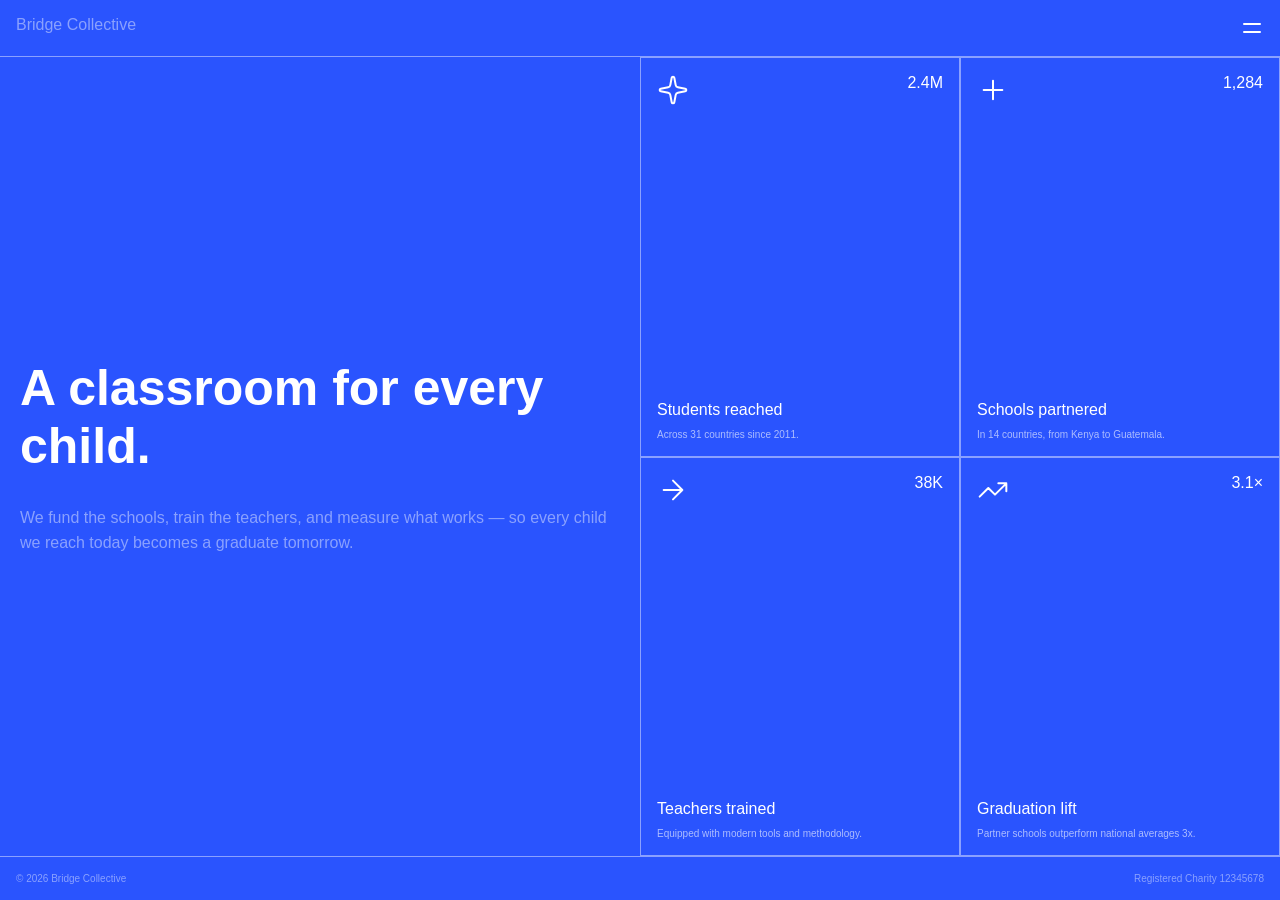
<file: grid-landing-page-main/index.html>
<!DOCTYPE html>
<html lang="en">

<head>
  <meta charset="UTF-8">
  <meta name="viewport" content="width=device-width, initial-scale=1.0">
  <!-- displays site properly based on user's device -->

  <link rel="icon" type="image/png" sizes="32x32" href="./assets/images/favicon-32x32.png">

  <title>Frontend Mentor | Grid landing page</title>

  <!-- Feel free to remove these styles or customise in your own stylesheet 👍 -->
  <link rel="stylesheet" href="./style.css">
</head>

<body>
  <div class="main-container" id="main-container">
    <!-- Nav -->
    <header class="header">
      <span class="header-title">Bridge Collective</span>
      <img src="./assets/images/icon-menu.svg" class="header-menu-logo" id="menu-button"/>
      <nav class="header-nav hide" id="nav-menu-container">
        <ul class="header-nav-list">
          <li>About</li>
          <li>Our Work</li>
          <li>Partners</li>
          <li>Annual Report</li>
          <li>Donate</li>
        </ul>
      </nav>
    </header>

    <!-- Hero -->
    <div class="mid-container">
      <div class="hero">
        <div class="hero-title">A classroom for every child.</div>

        <p class="hero-description">We fund the schools, train the teachers, and measure what works — so every child we
          reach today becomes a graduate
          tomorrow.</p>
      </div>
       <!-- Stats -->
        <div class="stats">
          <div class="stat">
            <div class="stat-header">
              <img src="./assets/images/icon-sparkle.svg" class="stat-icon">
              <span class="stat-number">2.4M</span>
            </div>

            <div class="stat-descriptions">
              <p class="stat-title">Students reached</p>
              <p class="stat-subtitle">Across 31 countries since 2011.</p>
            </div>
          </div>

          <div class="stat">
            <div class="stat-header">
              <img src="./assets/images/icon-plus.svg" alt="" class="stat-icon">
              <span class="stat-number">1,284</span>
            </div>

            <div class="stat-descriptions">
              <p class="stat-title">Schools partnered</p>
              <p class="stat-subtitle">In 14 countries, from Kenya to Guatemala.</p>
            </div>
          </div>

          <div class="stat">
            <div class="stat-header">
              <img src="./assets/images/icon-arrow-right.svg" alt="">
              <span class="stat-number">38K</span>
            </div>
            <div class="stat-descriptions">
              <p class="stat-title">Teachers trained</p>
            <p class="stat-subtitle">Equipped with modern tools and methodology.</p>
            </div>
          </div>

          <div class="stat">
            <div class="stat-header">
              <img src="./assets/images/icon-trending-up.svg" alt="">
              <span class="stat-number">3.1×</span>
            </div>
            <div class="stat-descriptions">
              <div class="stat-title">Graduation lift</div>
              <div class="stat-subtitle">Partner schools outperform national averages 3x.</div>
            </div>
          </div>

        </div>
    </div>


    <!-- Footer -->
    <footer class="footer">
      
      <span>© 2026 Bridge Collective</span>
      <span>Registered Charity 12345678</span>
      
    </footer>


  </div>

  <script src="./index.js"></script>
</body>

</html>
</file>
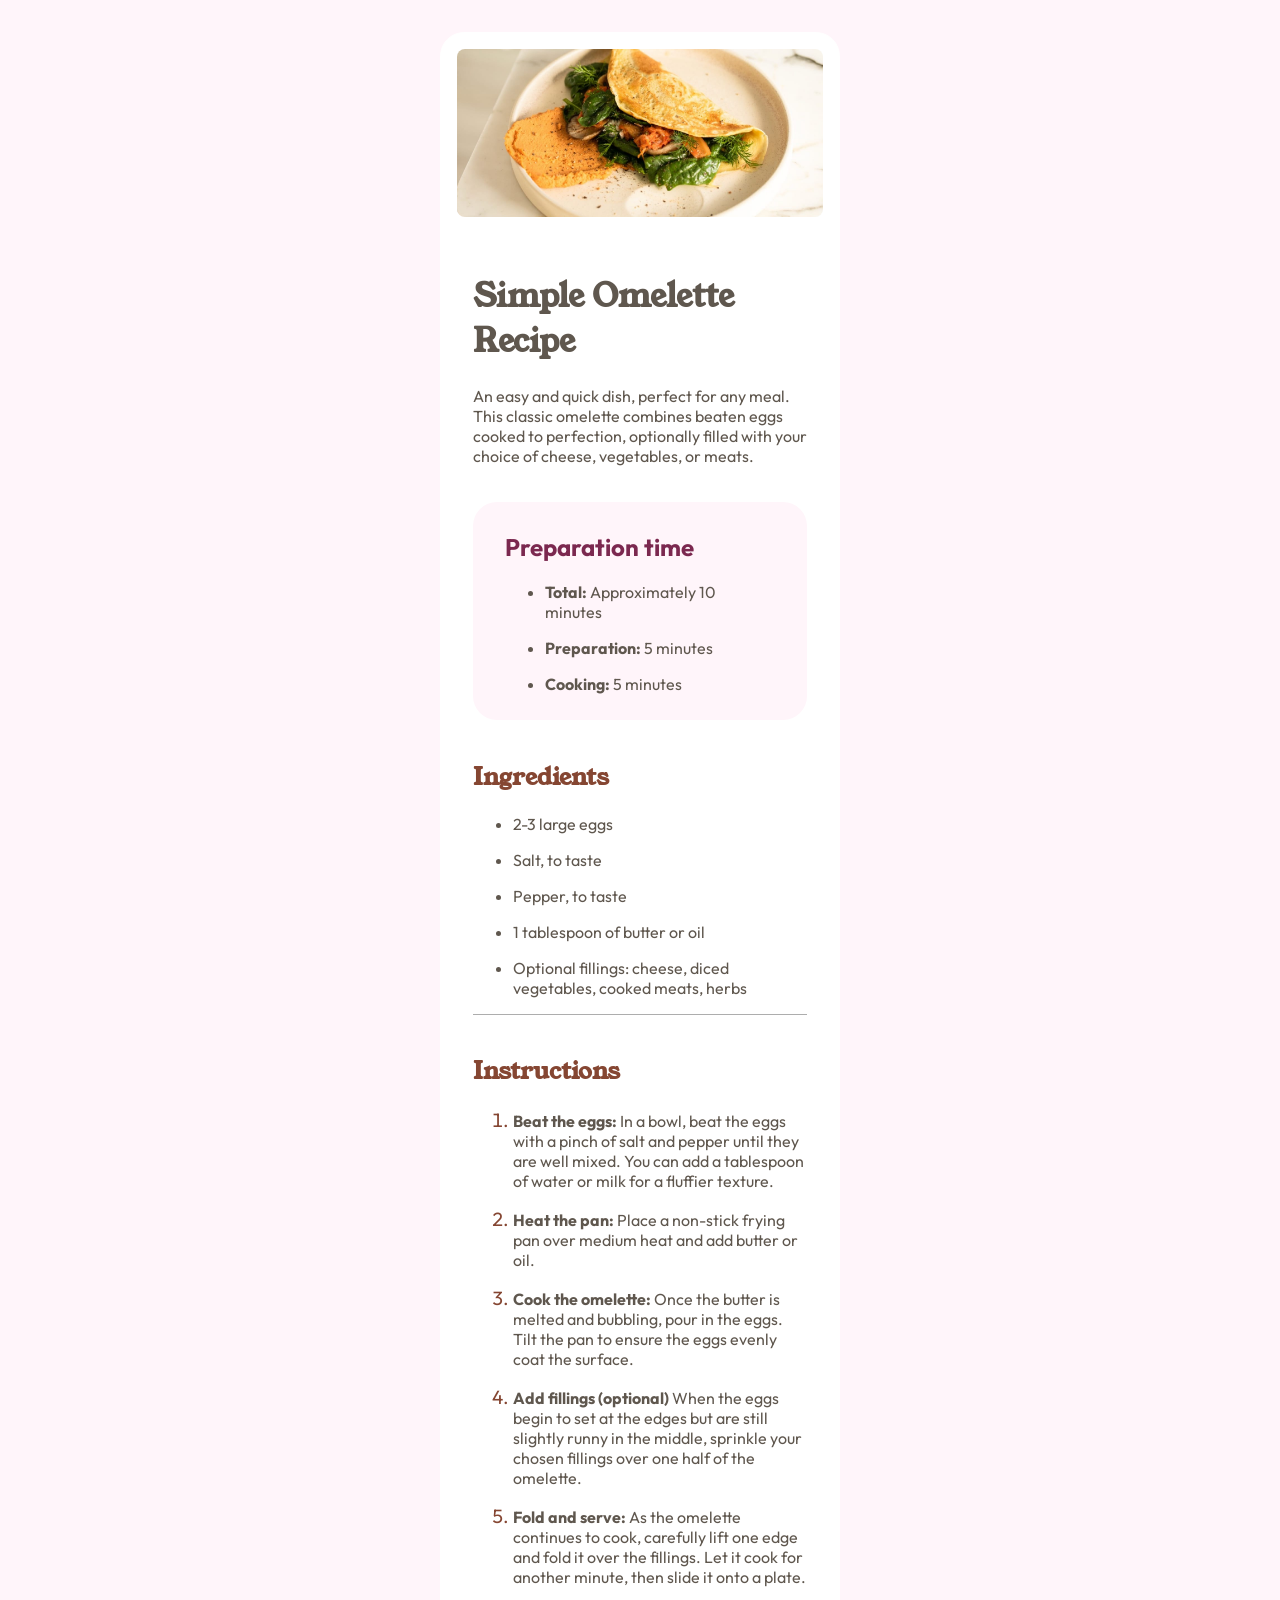
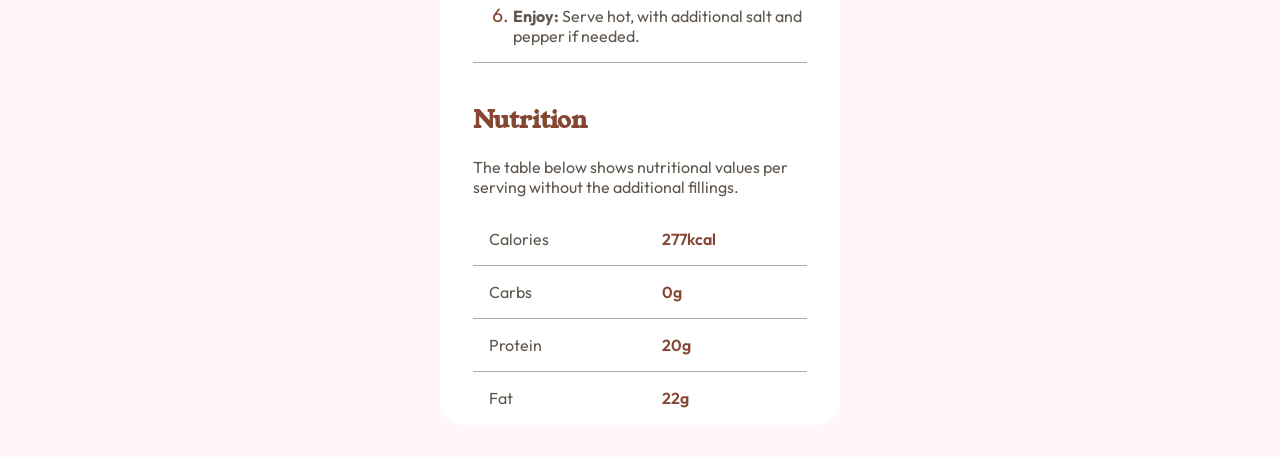
<file: recipe-page/index.html>
<!DOCTYPE html>
<html lang="en">

<head>
  <meta charset="UTF-8">
  <meta name="viewport" content="width=device-width, initial-scale=1.0">
  <!-- displays site properly based on user's device -->

  <link rel="icon" type="image/png" sizes="32x32" href="./assets/images/favicon-32x32.png">

  <title>Frontend Mentor | Recipe page</title>

  <link rel="stylesheet" href="./index.css">
</head>

<body>

  <div class="main-container">
    <img src="./assets/images/image-omelette.jpeg" class="main-image"/>

    <div class="recipe-container">
      <h1>Simple Omelette Recipe</h1>

      <p>
        An easy and quick dish, perfect for any meal. This classic omelette combines beaten eggs cooked
        to perfection, optionally filled with your choice of cheese, vegetables, or meats.
      </p>
    </div>

    <div class="preparation-time">
      <h2 class="item-title">Preparation time</h2>

      <ul>
        <li><b class="preparation-stept-title">Total:</b> Approximately 10 minutes</li>
        <li><b class="preparation-stept-title">Preparation:</b> 5 minutes</li>
        <li><b class="preparation-stept-title">Cooking:</b> 5 minutes</li>
      </ul>
    </div>

    <div class="ingredients">
      <h2 class="item-title">Ingredients</h2>

      <ul>
        <li>2-3 large eggs</li>
        <li>Salt, to taste</li>
        <li>Pepper, to taste</li>
        <li>1 tablespoon of butter or oil</li>
        <li>Optional fillings: cheese, diced vegetables, cooked meats, herbs</li>
      </ul>
    </div>

    <div class="instructions">
      <h2 class="item-title">Instructions</h2>
      <ol>
        <li><b class="instructions-step-title">Beat the eggs:</b> In a bowl, beat the eggs with a pinch of salt and
          pepper until they are well mixed.
          You can add a tablespoon of water or milk for a fluffier texture.</li>
        <li><b class="instructions-step-title">Heat the pan:</b> Place a non-stick frying pan over medium heat and add
          butter or oil.</li>
        <li><b class="instructions-step-title">Cook the omelette:</b> Once the butter is melted and bubbling, pour in
          the eggs. Tilt the pan to ensure
          the eggs evenly coat the surface.</li>
        <li><b class="instructions-step-title">Add fillings (optional)</b> When the eggs begin to set at the edges but
          are still slightly runny in the
          middle, sprinkle your chosen fillings over one half of the omelette.</li>
        <li><b class="instructions-step-title">Fold and serve:</b> As the omelette continues to cook, carefully lift one
          edge and fold it over the
          fillings. Let it cook for another minute, then slide it onto a plate.</li>
        <li><b class="instructions-step-title">Enjoy:</b> Serve hot, with additional salt and pepper if needed.</li>
      </ol>
    </div>

    <div class="nutrition">
      <h2 class="item-title">Nutrition</h2>

      <p>The table below shows nutritional values per serving without the additional fillings.</p>

      <table id="nutrition-table">
        <tr>
          <td>Calories</td>
          <td class="nutrition-value">277kcal</td>
        </tr>
        <tr>
          <td>Carbs</td>
          <td class="nutrition-value">0g</td>
        </tr>
        <tr>
          <td>Protein</td>
          <td class="nutrition-value">20g</td>
        </tr>
        <tr>
          <td>Fat</td>
          <td class="nutrition-value">22g</td>
        </tr>
      </table>

    </div>
  </div>

</body>

</html>
</file>
<file: grid-landing-page-main/style.css>
@import url(https://fonts.google.com/specimen/Inter);
* {
    box-sizing: border-box;
    margin: 0;
    font-family: "Inter", sans-serif;
    color: hsl(0, 0%, 100%);
}

ul {
    list-style: none;
    padding: 0;
}
.main-container {
    background-color: hsl(228, 99%, 58%);
    min-height: 100vh;
    display: flex;
    flex-direction: column;
}

.header {
    display: flex;
    justify-content: space-between;
    position:relative;
    padding: 16px;
    border-bottom: 0.5px solid hsl(0, 0%, 100%, 0.4512);
    background-color: hsl(228, 99%, 58%);
}

.hide {
    display: none;
}

.header-menu-logo {
    cursor: pointer;
}

.header-title {
    color: hsl(0, 0%, 100%, 0.4512);
}
.header-nav {
    position: absolute;
    z-index: 100;
    background-color: hsl(228, 99%, 58%);
    top: 100%;
    left: 0px;
    width: 100%;
}
@media (min-width: 768px) {
    .header-nav {
        right: 0px;
        width: 30%;
        left: 70%;
        height: calc(100vh - 100% )

    }
}

.header-nav-list {
    display: flex;
    flex-direction: column;
}

.header-nav-list li {
    text-align: center;
    font-size: 20px;
    font-weight: 400;
    padding: 16px;
}
@media (min-width: 768px) {
    .header-nav-list li {
        text-align: right;

    }
}

.hero {
    display: flex;
    flex-direction: column;
    gap: 30px;
    padding: 20px;
    align-items: center;
    justify-content: center;
}
.hero-title {
    font-weight: 700;
    font-size: 50px;
}
.hero-description {
    font-weight: 100;
    font-size: 16px;
    line-height: 25px;
    color: hsl(0, 0%, 100%, 0.4512);
}

.mid-container {
    display: grid;
    grid-template-columns: 1fr;
    flex: 1;

}

@media (min-width: 768px) {
    .mid-container {
        grid-template-columns: 1fr 1fr;
    }
}

.stats {
    display: grid;
    grid-template-columns: 1fr ;
}

@media (min-width: 768px) {
  .stats {
    grid-template-columns: 1fr 1fr;
  }
}
.stat {
    border: 0.1px solid hsl(0, 0%, 100%, 0.4512);
    padding: 16px;
    display: flex;
    flex-direction: column;
    justify-content: space-between;
    gap: 100px;
}
.stat-header {
    display: flex;
    justify-content: space-between;
}
.stat-descriptions {
    display: flex;
    flex-direction: column;
    gap: 10px;
}

.stat-subtitle {
    font-weight: lighter;
    color: hsla(0, 0%, 100%, 0.612);
    font-size: 10px;
}

.footer {
    display: flex;
    justify-content: space-between;
    padding: 16px;
    border-top: 0.5px solid hsl(0, 0%, 100%, 0.4512);
    align-items: center;
    color: hsl(0, 0%, 100%, 0.4512);
    font-size: 10px;
}

.footer > span {
    color: hsl(0, 0%, 100%, 0.4512);
}

.blur {
    background-color: hsl(228, 70%, 35%);
}
</file>
<file: recipe-page/index.css>
@font-face {
    font-family: Outfit;
    src: url(./assets/fonts/outfit/Outfit-VariableFont_wght.ttf);
    /* url of the font */
}

@font-face {
    font-family: 'Young Serif';
    src: url(./assets/fonts/young-serif/YoungSerif-Regular.ttf);
}

* {
    box-sizing: border-box;
}

body {
    margin: 0;
    font-family: 'Outfit';
    color: hsl(30, 10%, 34%);
    background-color: hsl(330, 100%, 98%);
}

@media(min-width:378px) {
    body {
        display: flex;
        justify-content: center;
        align-items: center;
        padding: 32px;
    }

    .main-image {
        padding: 16px;
    }
}

.main-image {
    height: 200px;
    width: 100%;
    aspect-ratio: 1 / 1;
    border-radius: 24px;
}

.main-container {
    display: flex;
    flex-direction: column;
    gap: 20px;
    background-color: white;
    width: 100%;
    max-width: 400px;
}

@media(min-width: 378px) {
    .main-container {
        border-radius: 24px;
        border: 1px solid white;
    }
}

.main-container>div {
    margin: 0px 32px;
}

h1 {
    font-family: 'Young Serif';

}

.recipe-container p {
    color: hsl(30, 10%, 34%);
    font-weight: 400;
}

.preparation-time {
    padding: 10px 32px;
    background-color: hsl(330, 100%, 98%);
    border-radius: 24px;
}

.preparation-time .item-title {
    color: hsl(332, 51%, 32%);
}

.preparation-time ul>li {
    margin: 16px 0;
}

.ingredients {
    border-bottom: 0.5px solid rgb(173, 173, 173);
}

.ingredients ul>li {
    margin: 16px 0;
}

.ingredients .item-title,
.instructions .item-title,
.nutrition .item-title {
    color: hsl(14, 45%, 36%);
    font-family: 'Young Serif';
}

.instructions {
    border-bottom: 0.5px solid rgb(173, 173, 173);
}

.instructions ol>li {
    margin: 16px 0;
}

ol li::marker {
    color: hsl(14, 45%, 36%);

    font-size: 1.2em;
}

#nutrition-table tr:not(:last-child) {
    margin: 0;
    border-bottom: 0.5px solid rgb(173, 173, 173);

}

#nutrition-table {
    width: 100%;
}

#nutrition-table td {
    padding: 16px;
}


.nutrition-value {
    color: hsl(14, 45%, 36%);
    font-weight: 600;
}

table {
    border-collapse: collapse;
}
</file>
